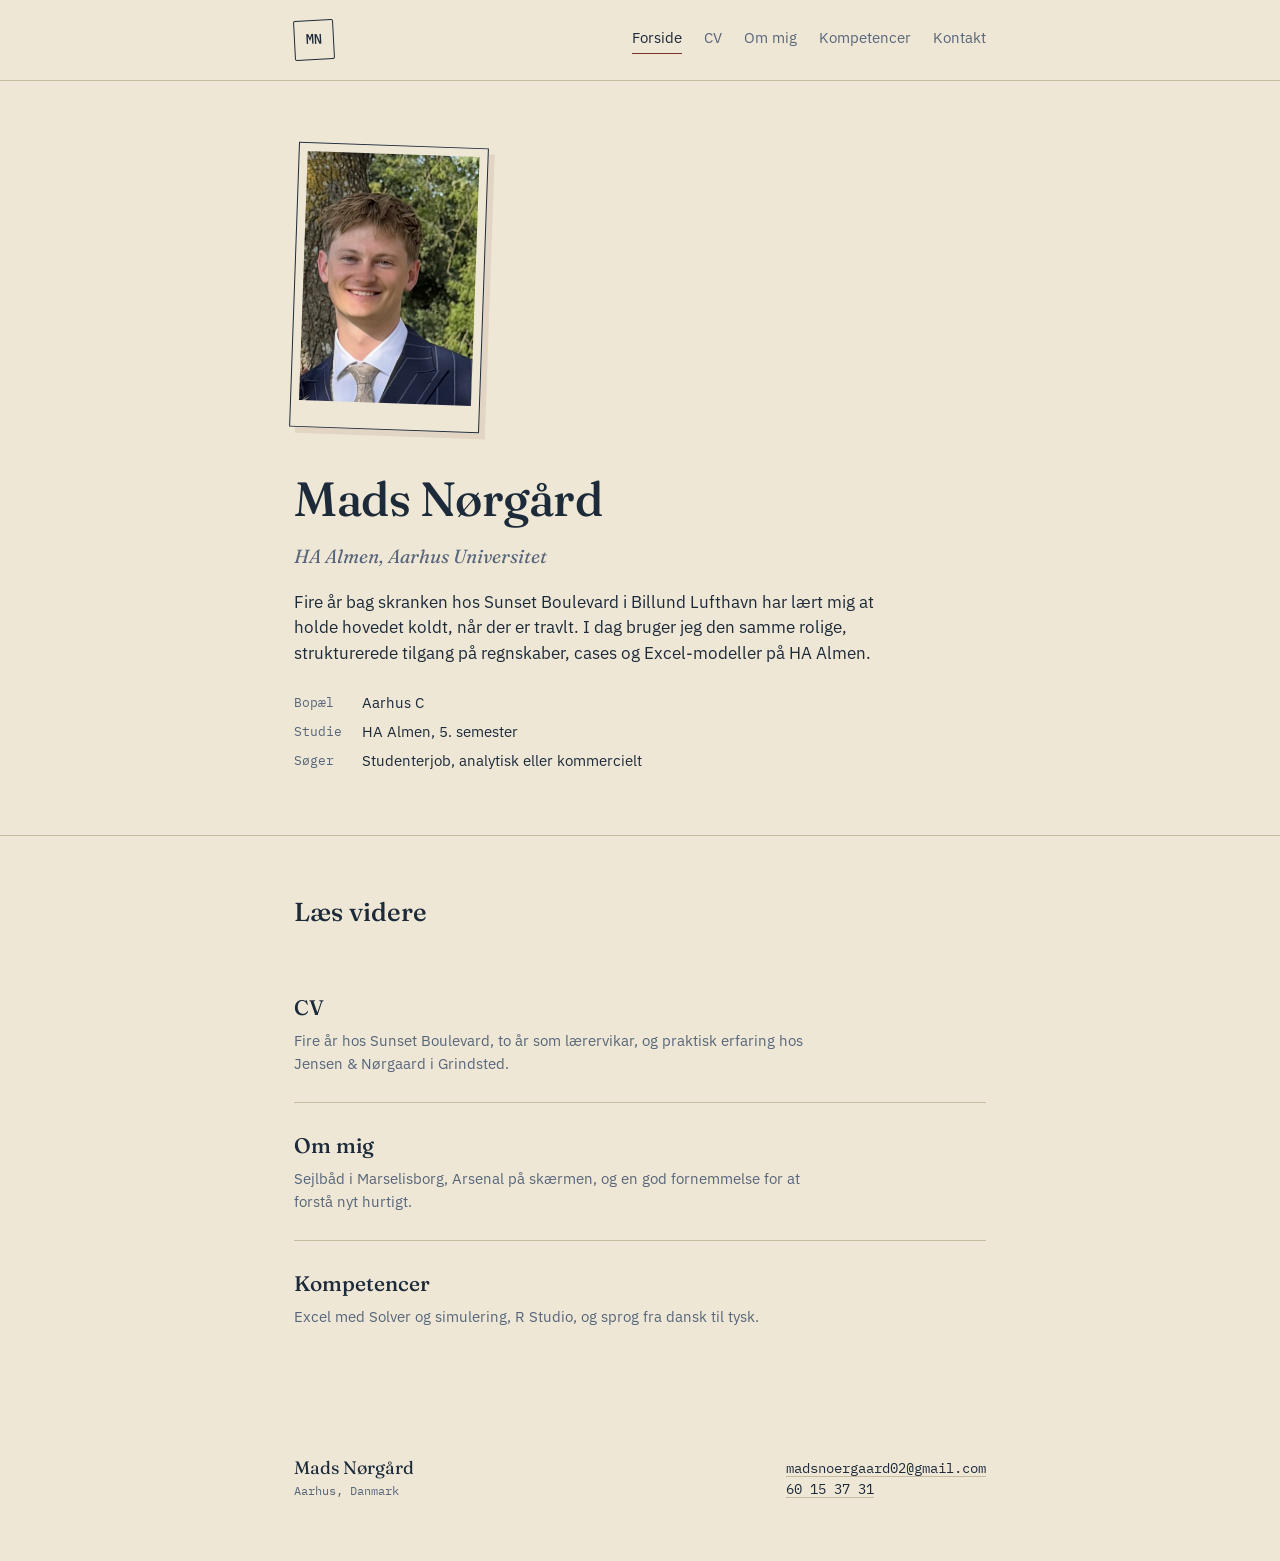
<file: index.html>
<!doctype html>
<html lang="da">
<head>
<meta charset="utf-8">
<meta name="viewport" content="width=device-width, initial-scale=1">
<title>Mads Nørgård</title>
<link rel="icon" href="data:image/svg+xml,%3Csvg xmlns='http://www.w3.org/2000/svg' viewBox='0 0 64 64'%3E%3Crect width='64' height='64' fill='%23EFE7D6'/%3E%3Ctext x='32' y='42' font-family='monospace' font-size='24' text-anchor='middle' fill='%231C2A3A'%3EMN%3C/text%3E%3C/svg%3E">
<link rel="preconnect" href="https://fonts.googleapis.com">
<link rel="preconnect" href="https://fonts.gstatic.com" crossorigin>
<link href="https://fonts.googleapis.com/css2?family=Fraunces:opsz,wght@9..144,300;9..144,500;9..144,600&family=IBM+Plex+Sans:wght@400;500;600&family=IBM+Plex+Mono:wght@400;500&display=swap" rel="stylesheet">
<link rel="stylesheet" href="style.css">
</head>
<body>

<header class="top">
  <div class="wrap">
    <a class="mark" href="index.html" aria-hidden="true">MN</a>
    <nav class="primary" aria-label="Sidenavigation">
      <a href="index.html" aria-current="page">Forside</a>
      <a href="cv.html">CV</a>
      <a href="om-mig.html">Om mig</a>
      <a href="kompetencer.html">Kompetencer</a>
      <a href="index.html#kontakt">Kontakt</a>
    </nav>
  </div>
</header>

<main>

  <section class="hero">
    <div class="wrap" style="display:flex; gap:32px; align-items:flex-start; flex-wrap:wrap;">
      <figure class="photo-frame">
        <img src="mads.jpg" alt="Mads Nørgård">
      </figure>
      <div>
        <h1>Mads Nørgård</h1>
        <p class="role">HA Almen, Aarhus Universitet</p>
        <p class="intro">Fire år bag skranken hos Sunset Boulevard i Billund Lufthavn har lært mig at holde hovedet koldt, når der er travlt. I dag bruger jeg den samme rolige, strukturerede tilgang på regnskaber, cases og Excel-modeller på HA Almen.</p>
        <dl class="ledger">
          <dt>Bopæl</dt><dd>Aarhus C</dd>
          <dt>Studie</dt><dd>HA Almen, 5. semester</dd>
          <dt>Søger</dt><dd>Studenterjob, analytisk eller kommercielt</dd>
        </dl>
      </div>
    </div>
  </section>

  <section>
    <div class="wrap">
      <h2>Læs videre</h2>
      <div class="teaser-list">
        <div class="teaser-item">
          <h3><a href="cv.html">CV</a></h3>
          <p>Fire år hos Sunset Boulevard, to år som lærervikar, og praktisk erfaring hos Jensen &amp; Nørgaard i Grindsted.</p>
        </div>
        <div class="teaser-item">
          <h3><a href="om-mig.html">Om mig</a></h3>
          <p>Sejlbåd i Marselisborg, Arsenal på skærmen, og en god fornemmelse for at forstå nyt hurtigt.</p>
        </div>
        <div class="teaser-item">
          <h3><a href="kompetencer.html">Kompetencer</a></h3>
          <p>Excel med Solver og simulering, R Studio, og sprog fra dansk til tysk.</p>
        </div>
      </div>
    </div>
  </section>

</main>

<footer>
  <div class="wrap">
    <div>
      <div class="name">Mads Nørgård</div>
      <div class="year">Aarhus, Danmark</div>
    </div>
    <div class="contact" id="kontakt">
      <a href="mailto:madsnoergaard02@gmail.com">madsnoergaard02@gmail.com</a>
      <a href="tel:+4560153731">60 15 37 31</a>
    </div>
  </div>
</footer>

</body>
</html>
</file>
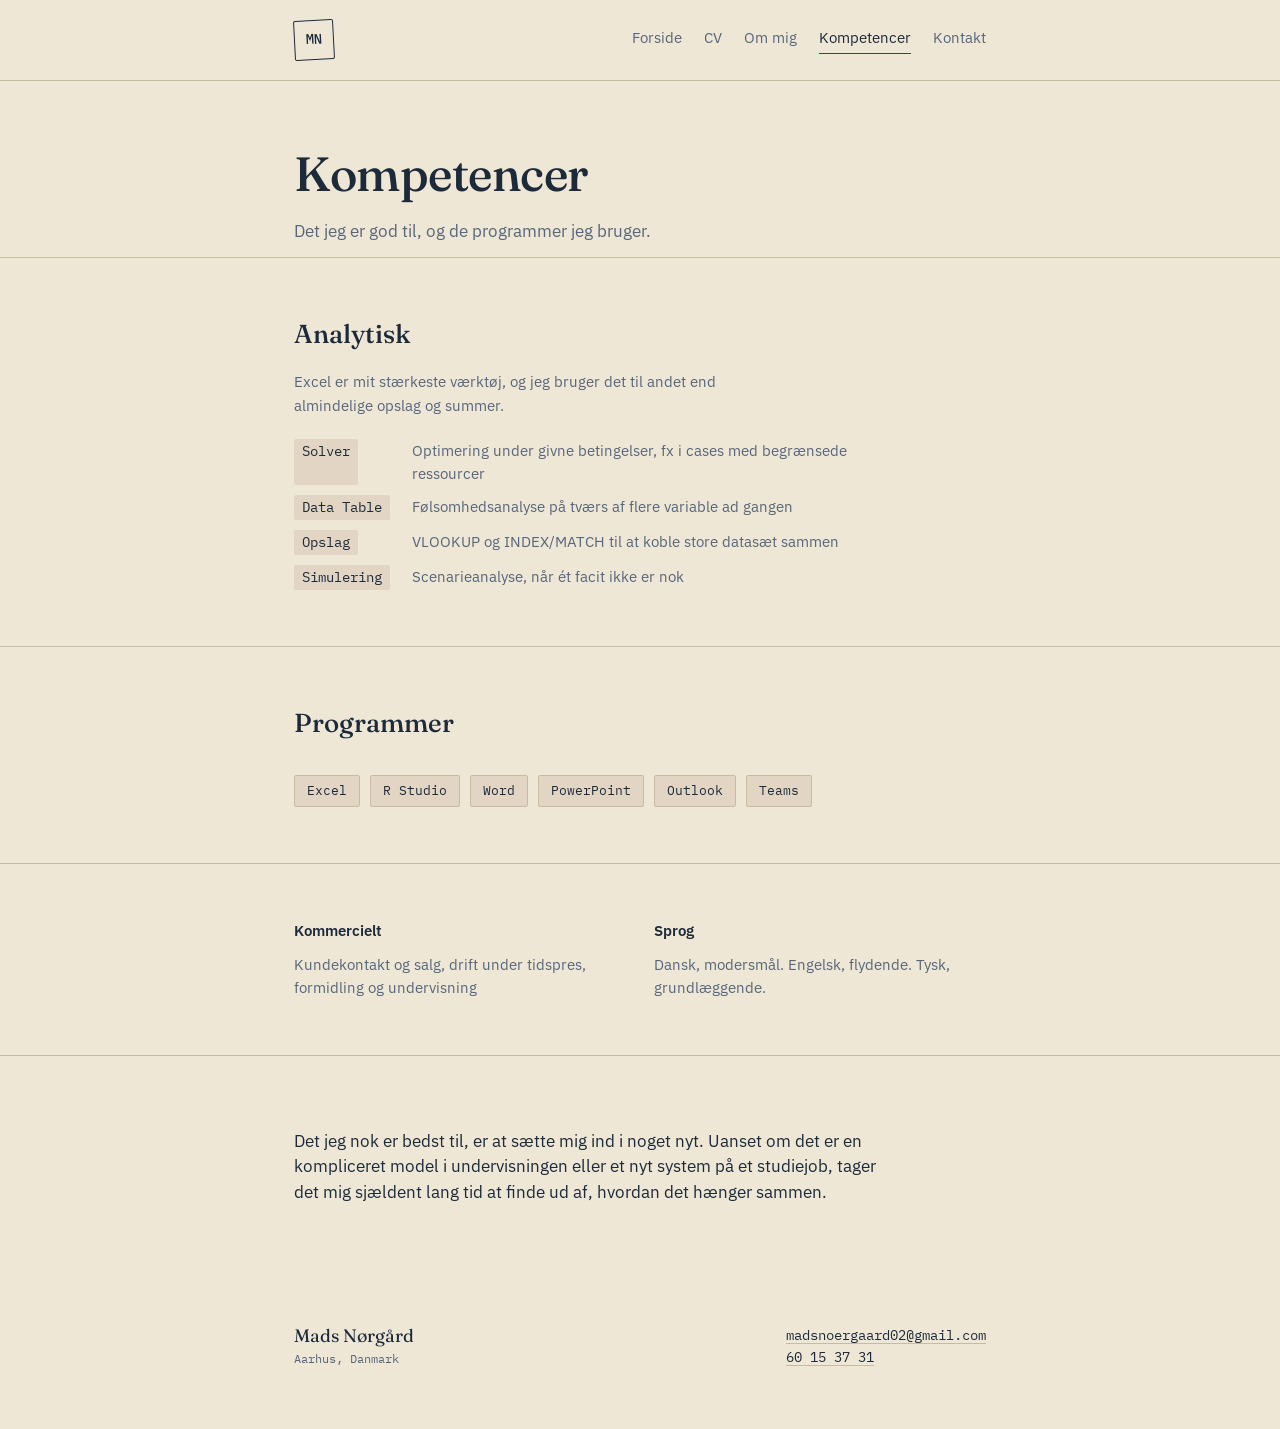
<file: kompetencer.html>
<!doctype html>
<html lang="da">
<head>
<meta charset="utf-8">
<meta name="viewport" content="width=device-width, initial-scale=1">
<title>Kompetencer — Mads Nørgård</title>
<link rel="icon" href="data:image/svg+xml,%3Csvg xmlns='http://www.w3.org/2000/svg' viewBox='0 0 64 64'%3E%3Crect width='64' height='64' fill='%23EFE7D6'/%3E%3Ctext x='32' y='42' font-family='monospace' font-size='24' text-anchor='middle' fill='%231C2A3A'%3EMN%3C/text%3E%3C/svg%3E">
<link rel="preconnect" href="https://fonts.googleapis.com">
<link rel="preconnect" href="https://fonts.gstatic.com" crossorigin>
<link href="https://fonts.googleapis.com/css2?family=Fraunces:opsz,wght@9..144,300;9..144,500;9..144,600&family=IBM+Plex+Sans:wght@400;500;600&family=IBM+Plex+Mono:wght@400;500&display=swap" rel="stylesheet">
<link rel="stylesheet" href="style.css">
</head>
<body>

<header class="top">
  <div class="wrap">
    <a class="mark" href="index.html" aria-hidden="true">MN</a>
    <nav class="primary" aria-label="Sidenavigation">
      <a href="index.html">Forside</a>
      <a href="cv.html">CV</a>
      <a href="om-mig.html">Om mig</a>
      <a href="kompetencer.html" aria-current="page">Kompetencer</a>
      <a href="index.html#kontakt">Kontakt</a>
    </nav>
  </div>
</header>

<main>

  <section class="page-header">
    <div class="wrap">
      <h1>Kompetencer</h1>
      <p class="lede">Det jeg er god til, og de programmer jeg bruger.</p>
    </div>
  </section>

  <section>
    <div class="wrap">
      <h2>Analytisk</h2>
      <p style="margin-top:-16px; margin-bottom:22px; color:var(--ink-soft); font-size:15px; max-width:52ch;">Excel er mit stærkeste værktøj, og jeg bruger det til andet end almindelige opslag og summer.</p>
      <dl class="function-list">
        <dt>Solver</dt><dd>Optimering under givne betingelser, fx i cases med begrænsede ressourcer</dd>
        <dt>Data Table</dt><dd>Følsomhedsanalyse på tværs af flere variable ad gangen</dd>
        <dt>Opslag</dt><dd>VLOOKUP og INDEX/MATCH til at koble store datasæt sammen</dd>
        <dt>Simulering</dt><dd>Scenarieanalyse, når ét facit ikke er nok</dd>
      </dl>
    </div>
  </section>

  <section>
    <div class="wrap">
      <h2>Programmer</h2>
      <ul class="tool-tags">
        <li>Excel</li>
        <li>R Studio</li>
        <li>Word</li>
        <li>PowerPoint</li>
        <li>Outlook</li>
        <li>Teams</li>
      </ul>
    </div>
  </section>

  <section>
    <div class="wrap">
      <div class="skills-grid cols-2">
        <div class="col">
          <h3>Kommercielt</h3>
          <p>Kundekontakt og salg, drift under tidspres, formidling og undervisning</p>
        </div>
        <div class="col">
          <h3>Sprog</h3>
          <p>Dansk, modersmål. Engelsk, flydende. Tysk, grundlæggende.</p>
        </div>
      </div>
    </div>
  </section>

  <section>
    <div class="wrap">
      <p style="max-width:60ch; font-size:16.5px;">Det jeg nok er bedst til, er at sætte mig ind i noget nyt. Uanset om det er en kompliceret model i undervisningen eller et nyt system på et studiejob, tager det mig sjældent lang tid at finde ud af, hvordan det hænger sammen.</p>
    </div>
  </section>

</main>

<footer>
  <div class="wrap">
    <div>
      <div class="name">Mads Nørgård</div>
      <div class="year">Aarhus, Danmark</div>
    </div>
    <div class="contact" id="kontakt">
      <a href="mailto:madsnoergaard02@gmail.com">madsnoergaard02@gmail.com</a>
      <a href="tel:+4560153731">60 15 37 31</a>
    </div>
  </div>
</footer>

</body>
</html>
</file>
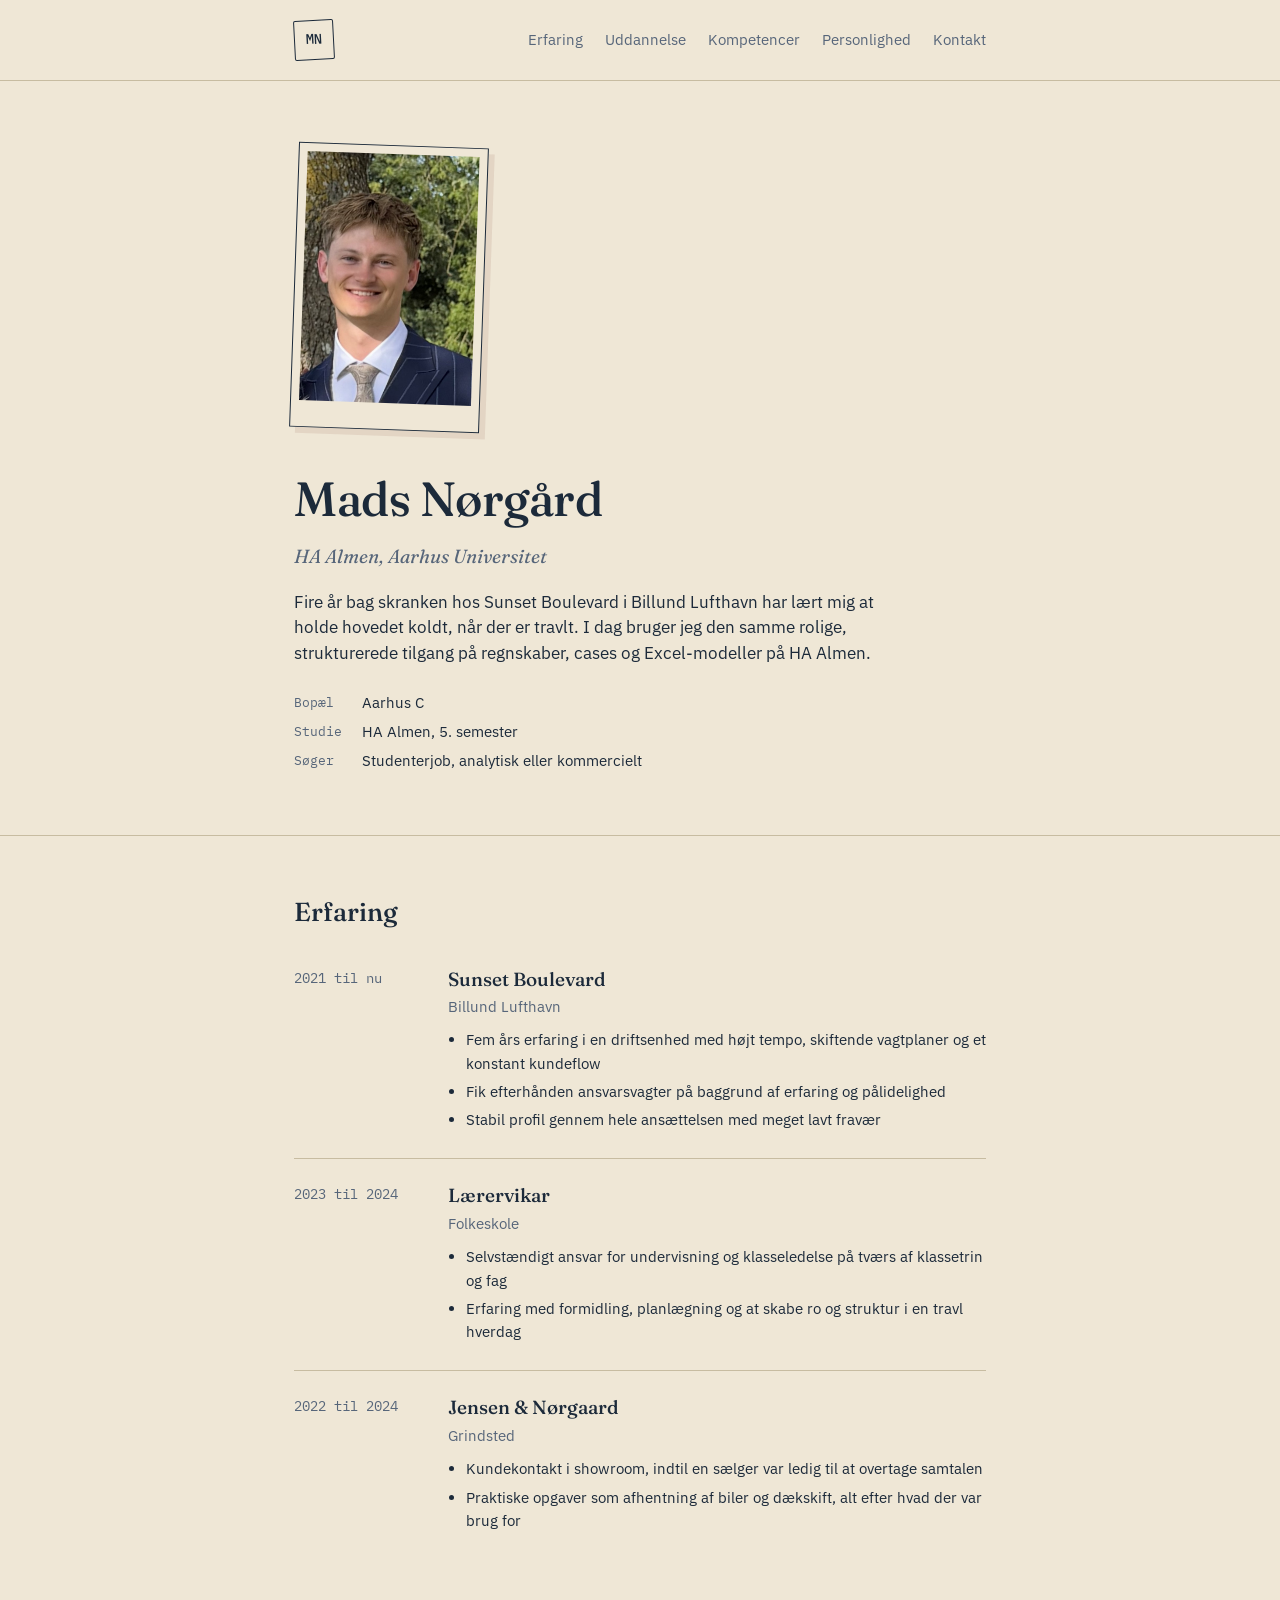
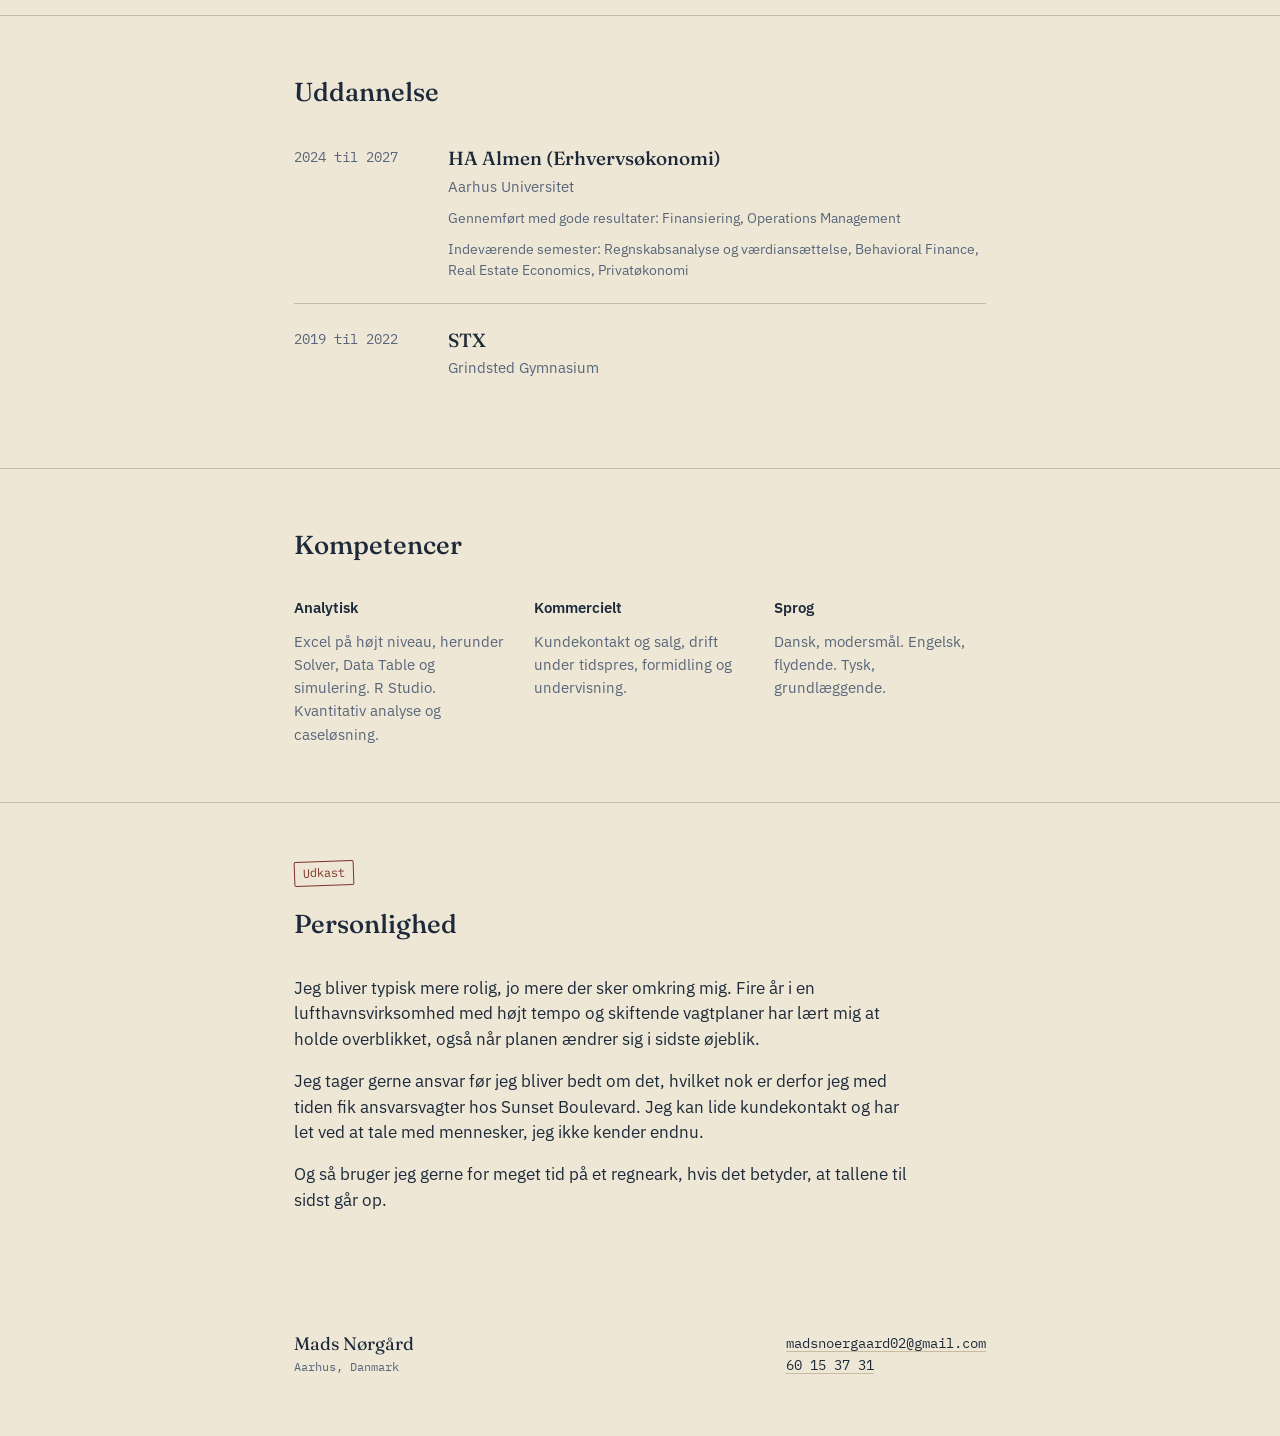
<file: mads-noergaard.html>
<!doctype html>
<html lang="da">
<head>
<meta charset="utf-8">
<meta name="viewport" content="width=device-width, initial-scale=1">
<title>Mads Nørgård</title>
<link rel="preconnect" href="https://fonts.googleapis.com">
<link rel="preconnect" href="https://fonts.gstatic.com" crossorigin>
<link href="https://fonts.googleapis.com/css2?family=Fraunces:opsz,wght@9..144,300;9..144,500;9..144,600&family=IBM+Plex+Sans:wght@400;500;600&family=IBM+Plex+Mono:wght@400;500&display=swap" rel="stylesheet">
<style>
  :root {
    --paper: #EFE7D6;
    --ink: #1C2A3A;
    --ink-soft: #57667A;
    --line: #C7BCA1;
    --accent: #7B3327;
    --accent-soft: rgba(123,51,39,0.10);
    --font-display: 'Fraunces', Georgia, serif;
    --font-body: 'IBM Plex Sans', -apple-system, sans-serif;
    --font-mono: 'IBM Plex Mono', ui-monospace, monospace;
    --maxw: 740px;
  }
  @media (prefers-color-scheme: dark) {
    :root:not([data-theme="light"]) {
      --paper: #171A1D;
      --ink: #E9E3D3;
      --ink-soft: #9BA6AD;
      --line: #3B4046;
      --accent: #DE8368;
      --accent-soft: rgba(222,131,104,0.14);
    }
  }
  :root[data-theme="dark"] {
    --paper: #171A1D;
    --ink: #E9E3D3;
    --ink-soft: #9BA6AD;
    --line: #3B4046;
    --accent: #DE8368;
    --accent-soft: rgba(222,131,104,0.14);
  }

  * { box-sizing: border-box; }
  html { scroll-behavior: smooth; }
  @media (prefers-reduced-motion: reduce) {
    html { scroll-behavior: auto; }
    * { animation: none !important; transition: none !important; }
  }

  body {
    margin: 0;
    background: var(--paper);
    color: var(--ink);
    font-family: var(--font-body);
    line-height: 1.55;
    -webkit-font-smoothing: antialiased;
  }

  a { color: var(--ink); text-decoration-color: var(--line); text-underline-offset: 3px; }
  a:hover { color: var(--accent); text-decoration-color: var(--accent); }
  a:focus-visible, button:focus-visible { outline: 2px solid var(--accent); outline-offset: 3px; }

  .wrap {
    max-width: var(--maxw);
    margin: 0 auto;
    padding: 0 24px;
  }

  header.top {
    border-bottom: 1px solid var(--line);
    padding: 20px 0;
  }
  header.top .wrap {
    display: flex;
    align-items: center;
    justify-content: space-between;
    gap: 16px;
    flex-wrap: wrap;
  }
  .mark {
    display: inline-flex;
    align-items: center;
    justify-content: center;
    width: 40px;
    height: 40px;
    border: 1.5px solid var(--ink);
    border-radius: 2px;
    transform: rotate(-3deg);
    font-family: var(--font-mono);
    font-weight: 500;
    font-size: 14px;
    letter-spacing: 0.02em;
    flex: none;
  }
  nav.primary {
    display: flex;
    gap: 22px;
    flex-wrap: wrap;
    font-size: 15px;
  }
  nav.primary a { text-decoration: none; color: var(--ink-soft); }
  nav.primary a:hover { color: var(--accent); }

  main { padding-top: 8px; }

  section { padding: 56px 0; border-bottom: 1px solid var(--line); }
  section:last-of-type { border-bottom: none; }

  .hero { padding-top: 56px; padding-bottom: 48px; display: flex; gap: 32px; align-items: flex-start; flex-wrap: wrap; }
  .photo-frame {
    margin: 0;
    flex: none;
    width: 190px;
    aspect-ratio: 2 / 3;
    padding: 8px 8px 26px;
    background: var(--paper);
    border: 1px solid var(--ink);
    box-shadow: 6px 6px 0 var(--accent-soft);
    transform: rotate(2deg);
  }
  .photo-frame img {
    width: 100%;
    height: 100%;
    object-fit: cover;
    object-position: top center;
    display: block;
  }
  @media (max-width: 680px) {
    .hero { flex-direction: column; }
    .photo-frame { order: -1; width: 160px; margin-bottom: 4px; }
  }

  h1 {
    font-family: var(--font-display);
    font-weight: 500;
    font-size: clamp(34px, 6vw, 48px);
    margin: 0 0 6px;
    letter-spacing: -0.01em;
  }
  .hero .role {
    font-family: var(--font-display);
    font-style: italic;
    font-weight: 400;
    font-size: 19px;
    color: var(--ink-soft);
    margin: 0 0 18px;
  }
  .hero p.intro {
    max-width: 58ch;
    font-size: 16.5px;
    margin: 0 0 24px;
  }

  .ledger {
    display: grid;
    grid-template-columns: max-content 1fr;
    gap: 6px 20px;
    font-size: 15px;
    max-width: 460px;
  }
  .ledger dt {
    font-family: var(--font-mono);
    color: var(--ink-soft);
    font-size: 13px;
    padding-top: 2px;
  }
  .ledger dd { margin: 0; }

  h2 {
    font-family: var(--font-display);
    font-weight: 500;
    font-size: 26px;
    margin: 0 0 32px;
  }

  .entry {
    display: grid;
    grid-template-columns: 130px 1fr;
    gap: 6px 24px;
    padding: 22px 0;
    border-top: 1px solid var(--line);
  }
  .entry:first-of-type { border-top: none; padding-top: 0; }
  .entry .period {
    font-family: var(--font-mono);
    font-size: 13.5px;
    color: var(--ink-soft);
    padding-top: 3px;
  }
  .entry h3 {
    font-family: var(--font-display);
    font-weight: 500;
    font-size: 19px;
    margin: 0 0 2px;
  }
  .entry .role-line {
    color: var(--ink-soft);
    font-size: 14.5px;
    margin: 0 0 10px;
  }
  .entry ul {
    margin: 0;
    padding-left: 18px;
  }
  .entry li { margin-bottom: 5px; font-size: 15px; }
  .entry .extra {
    margin: 10px 0 0;
    font-size: 13.5px;
    color: var(--ink-soft);
  }

  @media (max-width: 560px) {
    .entry { grid-template-columns: 1fr; gap: 4px; }
    .entry .period { padding-top: 0; }
  }

  .skills-grid {
    display: grid;
    grid-template-columns: repeat(3, 1fr);
    gap: 28px;
  }
  .skills-grid .col h3 {
    font-family: var(--font-body);
    font-weight: 600;
    font-size: 14.5px;
    margin: 0 0 10px;
  }
  .skills-grid .col p { margin: 0; font-size: 15px; color: var(--ink-soft); }
  @media (max-width: 560px) {
    .skills-grid { grid-template-columns: 1fr; gap: 22px; }
  }

  .stamp-note {
    display: inline-block;
    font-family: var(--font-mono);
    font-size: 12px;
    color: var(--accent);
    border: 1px solid var(--accent);
    padding: 2px 8px;
    border-radius: 2px;
    transform: rotate(-2deg);
    margin-bottom: 18px;
  }

  #personlighed p { max-width: 62ch; font-size: 16.5px; }
  #personlighed p + p { margin-top: 14px; }

  footer {
    padding: 44px 0 60px;
  }
  footer .wrap {
    display: flex;
    flex-wrap: wrap;
    justify-content: space-between;
    gap: 20px;
    align-items: flex-end;
  }
  footer .name { font-family: var(--font-display); font-size: 18px; }
  footer .contact { font-family: var(--font-mono); font-size: 14px; color: var(--ink-soft); }
  footer .contact a { display: block; }
  footer .year { font-family: var(--font-mono); font-size: 12px; color: var(--ink-soft); }
</style>
</head>
<body>

<header class="top">
  <div class="wrap">
    <span class="mark" aria-hidden="true">MN</span>
    <nav class="primary" aria-label="Sidenavigation">
      <a href="#erfaring">Erfaring</a>
      <a href="#uddannelse">Uddannelse</a>
      <a href="#kompetencer">Kompetencer</a>
      <a href="#personlighed">Personlighed</a>
      <a href="#kontakt">Kontakt</a>
    </nav>
  </div>
</header>

<main>

  <section class="hero">
    <div class="wrap" style="display:flex; gap:32px; align-items:flex-start; flex-wrap:wrap;">
      <figure class="photo-frame">
        <img src="[data-uri]" alt="Mads Nørgård">
      </figure>
      <div>
        <h1>Mads Nørgård</h1>
        <p class="role">HA Almen, Aarhus Universitet</p>
        <p class="intro">Fire år bag skranken hos Sunset Boulevard i Billund Lufthavn har lært mig at holde hovedet koldt, når der er travlt. I dag bruger jeg den samme rolige, strukturerede tilgang på regnskaber, cases og Excel-modeller på HA Almen.</p>
        <dl class="ledger">
          <dt>Bopæl</dt><dd>Aarhus C</dd>
          <dt>Studie</dt><dd>HA Almen, 5. semester</dd>
          <dt>Søger</dt><dd>Studenterjob, analytisk eller kommercielt</dd>
        </dl>
      </div>
    </div>
  </section>

  <section id="erfaring">
    <div class="wrap">
      <h2>Erfaring</h2>

      <div class="entry">
        <div class="period">2021 til nu</div>
        <div>
          <h3>Sunset Boulevard</h3>
          <p class="role-line">Billund Lufthavn</p>
          <ul>
            <li>Fem års erfaring i en driftsenhed med højt tempo, skiftende vagtplaner og et konstant kundeflow</li>
            <li>Fik efterhånden ansvarsvagter på baggrund af erfaring og pålidelighed</li>
            <li>Stabil profil gennem hele ansættelsen med meget lavt fravær</li>
          </ul>
        </div>
      </div>

      <div class="entry">
        <div class="period">2023 til 2024</div>
        <div>
          <h3>Lærervikar</h3>
          <p class="role-line">Folkeskole</p>
          <ul>
            <li>Selvstændigt ansvar for undervisning og klasseledelse på tværs af klassetrin og fag</li>
            <li>Erfaring med formidling, planlægning og at skabe ro og struktur i en travl hverdag</li>
          </ul>
        </div>
      </div>

      <div class="entry">
        <div class="period">2022 til 2024</div>
        <div>
          <h3>Jensen &amp; Nørgaard</h3>
          <p class="role-line">Grindsted</p>
          <ul>
            <li>Kundekontakt i showroom, indtil en sælger var ledig til at overtage samtalen</li>
            <li>Praktiske opgaver som afhentning af biler og dækskift, alt efter hvad der var brug for</li>
          </ul>
        </div>
      </div>

    </div>
  </section>

  <section id="uddannelse">
    <div class="wrap">
      <h2>Uddannelse</h2>

      <div class="entry">
        <div class="period">2024 til 2027</div>
        <div>
          <h3>HA Almen (Erhvervsøkonomi)</h3>
          <p class="role-line">Aarhus Universitet</p>
          <p class="extra">Gennemført med gode resultater: Finansiering, Operations Management</p>
          <p class="extra">Indeværende semester: Regnskabsanalyse og værdiansættelse, Behavioral Finance, Real Estate Economics, Privatøkonomi</p>
        </div>
      </div>

      <div class="entry">
        <div class="period">2019 til 2022</div>
        <div>
          <h3>STX</h3>
          <p class="role-line">Grindsted Gymnasium</p>
        </div>
      </div>

    </div>
  </section>

  <section id="kompetencer">
    <div class="wrap">
      <h2>Kompetencer</h2>
      <div class="skills-grid">
        <div class="col">
          <h3>Analytisk</h3>
          <p>Excel på højt niveau, herunder Solver, Data Table og simulering. R Studio. Kvantitativ analyse og caseløsning.</p>
        </div>
        <div class="col">
          <h3>Kommercielt</h3>
          <p>Kundekontakt og salg, drift under tidspres, formidling og undervisning.</p>
        </div>
        <div class="col">
          <h3>Sprog</h3>
          <p>Dansk, modersmål. Engelsk, flydende. Tysk, grundlæggende.</p>
        </div>
      </div>
    </div>
  </section>

  <section id="personlighed">
    <div class="wrap">
      <span class="stamp-note">Udkast</span>
      <h2>Personlighed</h2>
      <p>Jeg bliver typisk mere rolig, jo mere der sker omkring mig. Fire år i en lufthavnsvirksomhed med højt tempo og skiftende vagtplaner har lært mig at holde overblikket, også når planen ændrer sig i sidste øjeblik.</p>
      <p>Jeg tager gerne ansvar før jeg bliver bedt om det, hvilket nok er derfor jeg med tiden fik ansvarsvagter hos Sunset Boulevard. Jeg kan lide kundekontakt og har let ved at tale med mennesker, jeg ikke kender endnu.</p>
      <p>Og så bruger jeg gerne for meget tid på et regneark, hvis det betyder, at tallene til sidst går op.</p>
    </div>
  </section>

</main>

<footer>
  <div class="wrap">
    <div>
      <div class="name">Mads Nørgård</div>
      <div class="year">Aarhus, Danmark</div>
    </div>
    <div class="contact" id="kontakt">
      <a href="mailto:madsnoergaard02@gmail.com">madsnoergaard02@gmail.com</a>
      <a href="tel:+4560153731">60 15 37 31</a>
    </div>
  </div>
</footer>

</body>
</html>
</file>
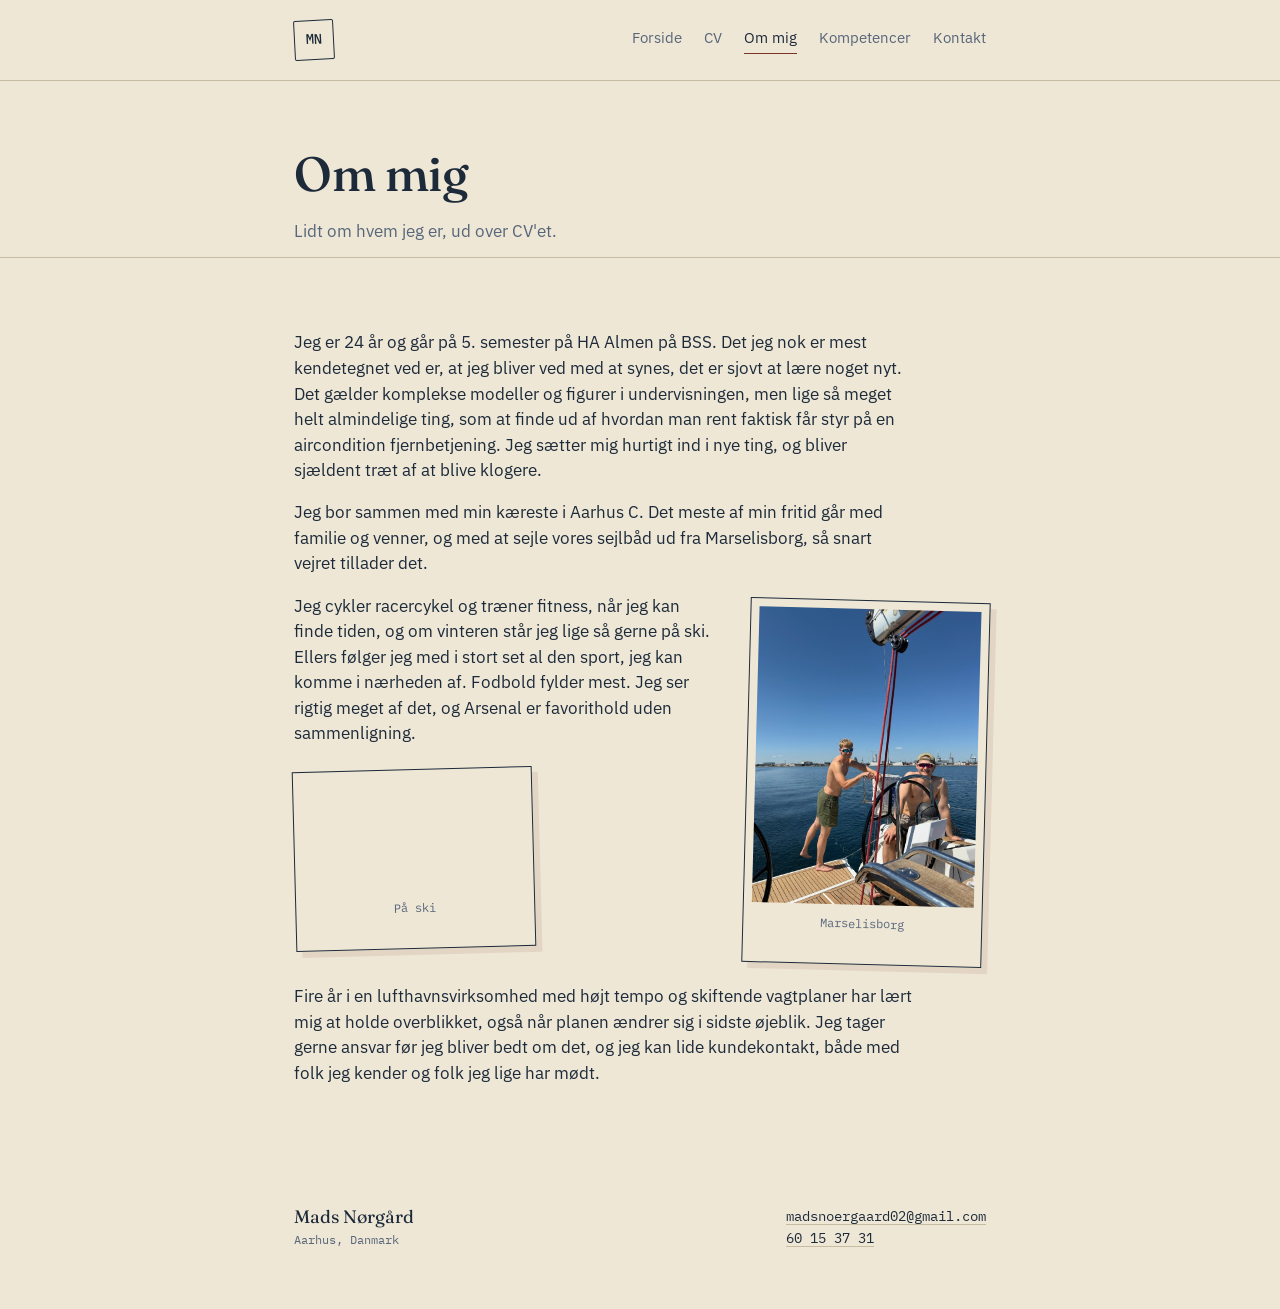
<file: om-mig.html>
<!doctype html>
<html lang="da">
<head>
<meta charset="utf-8">
<meta name="viewport" content="width=device-width, initial-scale=1">
<title>Om mig — Mads Nørgård</title>
<link rel="icon" href="data:image/svg+xml,%3Csvg xmlns='http://www.w3.org/2000/svg' viewBox='0 0 64 64'%3E%3Crect width='64' height='64' fill='%23EFE7D6'/%3E%3Ctext x='32' y='42' font-family='monospace' font-size='24' text-anchor='middle' fill='%231C2A3A'%3EMN%3C/text%3E%3C/svg%3E">
<link rel="preconnect" href="https://fonts.googleapis.com">
<link rel="preconnect" href="https://fonts.gstatic.com" crossorigin>
<link href="https://fonts.googleapis.com/css2?family=Fraunces:opsz,wght@9..144,300;9..144,500;9..144,600&family=IBM+Plex+Sans:wght@400;500;600&family=IBM+Plex+Mono:wght@400;500&display=swap" rel="stylesheet">
<link rel="stylesheet" href="style.css">
</head>
<body>

<header class="top">
  <div class="wrap">
    <a class="mark" href="index.html" aria-hidden="true">MN</a>
    <nav class="primary" aria-label="Sidenavigation">
      <a href="index.html">Forside</a>
      <a href="cv.html">CV</a>
      <a href="om-mig.html" aria-current="page">Om mig</a>
      <a href="kompetencer.html">Kompetencer</a>
      <a href="index.html#kontakt">Kontakt</a>
    </nav>
  </div>
</header>

<main>

  <section class="page-header">
    <div class="wrap">
      <h1>Om mig</h1>
      <p class="lede">Lidt om hvem jeg er, ud over CV'et.</p>
    </div>
  </section>

  <section class="prose">
    <div class="wrap">
      <p>Jeg er 24 år og går på 5. semester på HA Almen på BSS. Det jeg nok er mest kendetegnet ved er, at jeg bliver ved med at synes, det er sjovt at lære noget nyt. Det gælder komplekse modeller og figurer i undervisningen, men lige så meget helt almindelige ting, som at finde ud af hvordan man rent faktisk får styr på en aircondition fjernbetjening. Jeg sætter mig hurtigt ind i nye ting, og bliver sjældent træt af at blive klogere.</p>

      <p>Jeg bor sammen med min kæreste i Aarhus C. Det meste af min fritid går med familie og venner, og med at sejle vores sejlbåd ud fra Marselisborg, så snart vejret tillader det.</p>

      <figure class="graphic-card float-right">
        <img src="sejlbaad.jpg" alt="Mads og en ven ombord på sejlbåden">
        <figcaption>Marselisborg</figcaption>
      </figure>

      <p>Jeg cykler racercykel og træner fitness, når jeg kan finde tiden, og om vinteren står jeg lige så gerne på ski. Ellers følger jeg med i stort set al den sport, jeg kan komme i nærheden af. Fodbold fylder mest. Jeg ser rigtig meget af det, og Arsenal er favorithold uden sammenligning.</p>

      <figure class="graphic-card float-left">
        <video src="ski.mp4" autoplay loop muted playsinline></video>
        <figcaption>På ski</figcaption>
      </figure>

      <p style="clear:both;">Fire år i en lufthavnsvirksomhed med højt tempo og skiftende vagtplaner har lært mig at holde overblikket, også når planen ændrer sig i sidste øjeblik. Jeg tager gerne ansvar før jeg bliver bedt om det, og jeg kan lide kundekontakt, både med folk jeg kender og folk jeg lige har mødt.</p>
    </div>
  </section>

</main>

<footer>
  <div class="wrap">
    <div>
      <div class="name">Mads Nørgård</div>
      <div class="year">Aarhus, Danmark</div>
    </div>
    <div class="contact" id="kontakt">
      <a href="mailto:madsnoergaard02@gmail.com">madsnoergaard02@gmail.com</a>
      <a href="tel:+4560153731">60 15 37 31</a>
    </div>
  </div>
</footer>

</body>
</html>
</file>
<file: style.css>
:root {
  --paper: #EFE7D6;
  --ink: #1C2A3A;
  --ink-soft: #57667A;
  --line: #C7BCA1;
  --accent: #7B3327;
  --accent-soft: rgba(123,51,39,0.10);
  --font-display: 'Fraunces', Georgia, serif;
  --font-body: 'IBM Plex Sans', -apple-system, sans-serif;
  --font-mono: 'IBM Plex Mono', ui-monospace, monospace;
  --maxw: 740px;
}
@media (prefers-color-scheme: dark) {
  :root {
    --paper: #171A1D;
    --ink: #E9E3D3;
    --ink-soft: #9BA6AD;
    --line: #3B4046;
    --accent: #DE8368;
    --accent-soft: rgba(222,131,104,0.14);
  }
}

* { box-sizing: border-box; }
html { scroll-behavior: smooth; }
@media (prefers-reduced-motion: reduce) {
  html { scroll-behavior: auto; }
  * { animation: none !important; transition: none !important; }
}

body {
  margin: 0;
  background: var(--paper);
  color: var(--ink);
  font-family: var(--font-body);
  line-height: 1.55;
  -webkit-font-smoothing: antialiased;
}

a { color: var(--ink); text-decoration-color: var(--line); text-underline-offset: 3px; }
a:hover { color: var(--accent); text-decoration-color: var(--accent); }
a:focus-visible, button:focus-visible { outline: 2px solid var(--accent); outline-offset: 3px; }

.wrap {
  max-width: var(--maxw);
  margin: 0 auto;
  padding: 0 24px;
}

/* header / nav */
header.top {
  border-bottom: 1px solid var(--line);
  padding: 20px 0;
}
header.top .wrap {
  display: flex;
  align-items: center;
  justify-content: space-between;
  gap: 16px;
  flex-wrap: wrap;
}
.mark {
  display: inline-flex;
  align-items: center;
  justify-content: center;
  width: 40px;
  height: 40px;
  border: 1.5px solid var(--ink);
  border-radius: 2px;
  transform: rotate(-3deg);
  font-family: var(--font-mono);
  font-weight: 500;
  font-size: 14px;
  letter-spacing: 0.02em;
  flex: none;
  text-decoration: none !important;
  color: var(--ink) !important;
}
nav.primary {
  display: flex;
  gap: 22px;
  flex-wrap: wrap;
  font-size: 15px;
}
nav.primary a { text-decoration: none; color: var(--ink-soft); padding-bottom: 3px; }
nav.primary a:hover { color: var(--accent); }
nav.primary a[aria-current="page"] {
  color: var(--ink);
  border-bottom: 1.5px solid var(--accent);
}

main { padding-top: 8px; }

section { padding: 56px 0; border-bottom: 1px solid var(--line); }
section:last-of-type { border-bottom: none; }

/* hero (forside) */
.hero { padding-top: 56px; padding-bottom: 48px; display: flex; gap: 32px; align-items: flex-start; flex-wrap: wrap; }
.photo-frame {
  margin: 0;
  flex: none;
  width: 190px;
  aspect-ratio: 2 / 3;
  padding: 8px 8px 26px;
  background: var(--paper);
  border: 1px solid var(--ink);
  box-shadow: 6px 6px 0 var(--accent-soft);
  transform: rotate(2deg);
}
.photo-frame img {
  width: 100%;
  height: 100%;
  object-fit: cover;
  object-position: top center;
  display: block;
}
@media (max-width: 680px) {
  .hero { flex-direction: column; }
  .photo-frame { order: -1; width: 160px; margin-bottom: 4px; }
}

h1 {
  font-family: var(--font-display);
  font-weight: 500;
  font-size: clamp(34px, 6vw, 48px);
  margin: 0 0 6px;
  letter-spacing: -0.01em;
}
.hero .role {
  font-family: var(--font-display);
  font-style: italic;
  font-weight: 400;
  font-size: 19px;
  color: var(--ink-soft);
  margin: 0 0 18px;
}
.hero p.intro { max-width: 58ch; font-size: 16.5px; margin: 0 0 24px; }

.ledger {
  display: grid;
  grid-template-columns: max-content 1fr;
  gap: 6px 20px;
  font-size: 15px;
  max-width: 460px;
}
.ledger dt { font-family: var(--font-mono); color: var(--ink-soft); font-size: 13px; padding-top: 2px; }
.ledger dd { margin: 0; }

/* page header, used on cv / om-mig / kompetencer */
.page-header { padding: 48px 0 12px; }
.page-header h1 { margin-bottom: 8px; }
.page-header p.lede { max-width: 58ch; font-size: 16.5px; color: var(--ink-soft); margin: 0; }

h2 {
  font-family: var(--font-display);
  font-weight: 500;
  font-size: 26px;
  margin: 0 0 32px;
}

/* ledger-row entries: work experience, education */
.entry {
  display: grid;
  grid-template-columns: 130px 1fr;
  gap: 6px 24px;
  padding: 22px 0;
  border-top: 1px solid var(--line);
}
.entry:first-of-type { border-top: none; padding-top: 0; }
.entry .period { font-family: var(--font-mono); font-size: 13.5px; color: var(--ink-soft); padding-top: 3px; }
.entry h3 { font-family: var(--font-display); font-weight: 500; font-size: 19px; margin: 0 0 2px; }
.entry .role-line { color: var(--ink-soft); font-size: 14.5px; margin: 0 0 10px; }
.entry-head { display: flex; justify-content: space-between; align-items: flex-start; gap: 16px; flex-wrap: wrap; }
.logo-badge {
  flex: none;
  height: 34px;
  width: auto;
  max-width: 130px;
  object-fit: contain;
  background: #fff;
  border: 1px solid var(--line);
  padding: 5px 10px;
  border-radius: 2px;
}
.entry ul { margin: 0; padding-left: 18px; }
.entry li { margin-bottom: 5px; font-size: 15px; }
.entry .extra { margin: 10px 0 0; font-size: 13.5px; color: var(--ink-soft); }
@media (max-width: 560px) {
  .entry { grid-template-columns: 1fr; gap: 4px; }
  .entry .period { padding-top: 0; }
}

/* skills grid */
.skills-grid { display: grid; grid-template-columns: repeat(3, 1fr); gap: 28px; }
.skills-grid .col h3 { font-family: var(--font-body); font-weight: 600; font-size: 14.5px; margin: 0 0 10px; }
.skills-grid .col p { margin: 0; font-size: 15px; color: var(--ink-soft); }
@media (max-width: 560px) { .skills-grid { grid-template-columns: 1fr; gap: 22px; } }
.skills-grid.cols-2 { grid-template-columns: repeat(2, 1fr); }

.tool-tags { display: flex; flex-wrap: wrap; gap: 10px; margin: 14px 0 0; padding: 0; list-style: none; }
.tool-tags li {
  font-family: var(--font-mono);
  font-size: 13px;
  background: var(--accent-soft);
  color: var(--ink);
  padding: 5px 12px;
  border-radius: 2px;
  border: 1px solid var(--line);
}

/* function list, used on kompetencer for Excel functions */
.function-list { display: grid; grid-template-columns: max-content 1fr; gap: 10px 22px; font-size: 15px; margin: 0; max-width: 560px; }
.function-list dt { font-family: var(--font-mono); font-size: 13.5px; color: var(--ink); background: var(--accent-soft); padding: 2px 8px; border-radius: 2px; width: fit-content; }
.function-list dd { margin: 0; color: var(--ink-soft); }

.stamp-note {
  display: inline-block;
  font-family: var(--font-mono);
  font-size: 12px;
  color: var(--accent);
  border: 1px solid var(--accent);
  padding: 2px 8px;
  border-radius: 2px;
  transform: rotate(-2deg);
  margin-bottom: 18px;
}

/* long-form prose sections, om mig */
.prose p { max-width: 62ch; font-size: 16.5px; }
.prose p + p { margin-top: 14px; }

/* photo / video clippings, pinned in the margin of the prose */
.graphic-card {
  margin: 6px 0 20px;
  padding: 8px 8px 30px;
  background: var(--paper);
  border: 1px solid var(--ink);
  box-shadow: 6px 6px 0 var(--accent-soft);
  max-width: 240px;
}
.graphic-card.float-right { float: right; margin-left: 24px; transform: rotate(1.5deg); }
.graphic-card.float-left { float: left; margin-right: 24px; transform: rotate(-1.5deg); }
.graphic-card img, .graphic-card video {
  display: block;
  width: 100%;
  height: auto;
}
.graphic-card figcaption {
  font-family: var(--font-mono);
  font-size: 12px;
  color: var(--ink-soft);
  margin-top: 10px;
  text-align: center;
}
.prose::after { content: ""; display: table; clear: both; }
@media (max-width: 600px) {
  .graphic-card.float-right, .graphic-card.float-left { float: none; margin: 24px auto; }
}

/* teaser links on forside */
.teaser-list { display: flex; flex-direction: column; }
.teaser-item { padding: 26px 0; border-top: 1px solid var(--line); }
.teaser-item:first-child { border-top: none; }
.teaser-item h3 { font-family: var(--font-display); font-weight: 500; font-size: 21px; margin: 0 0 6px; }
.teaser-item h3 a { text-decoration: none; }
.teaser-item p { margin: 0; color: var(--ink-soft); font-size: 15px; max-width: 60ch; }

footer { padding: 44px 0 60px; }
footer .wrap { display: flex; flex-wrap: wrap; justify-content: space-between; gap: 20px; align-items: flex-end; }
footer .name { font-family: var(--font-display); font-size: 18px; }
footer .contact { font-family: var(--font-mono); font-size: 14px; color: var(--ink-soft); }
footer .contact a { display: block; }
footer .year { font-family: var(--font-mono); font-size: 12px; color: var(--ink-soft); }
</file>
